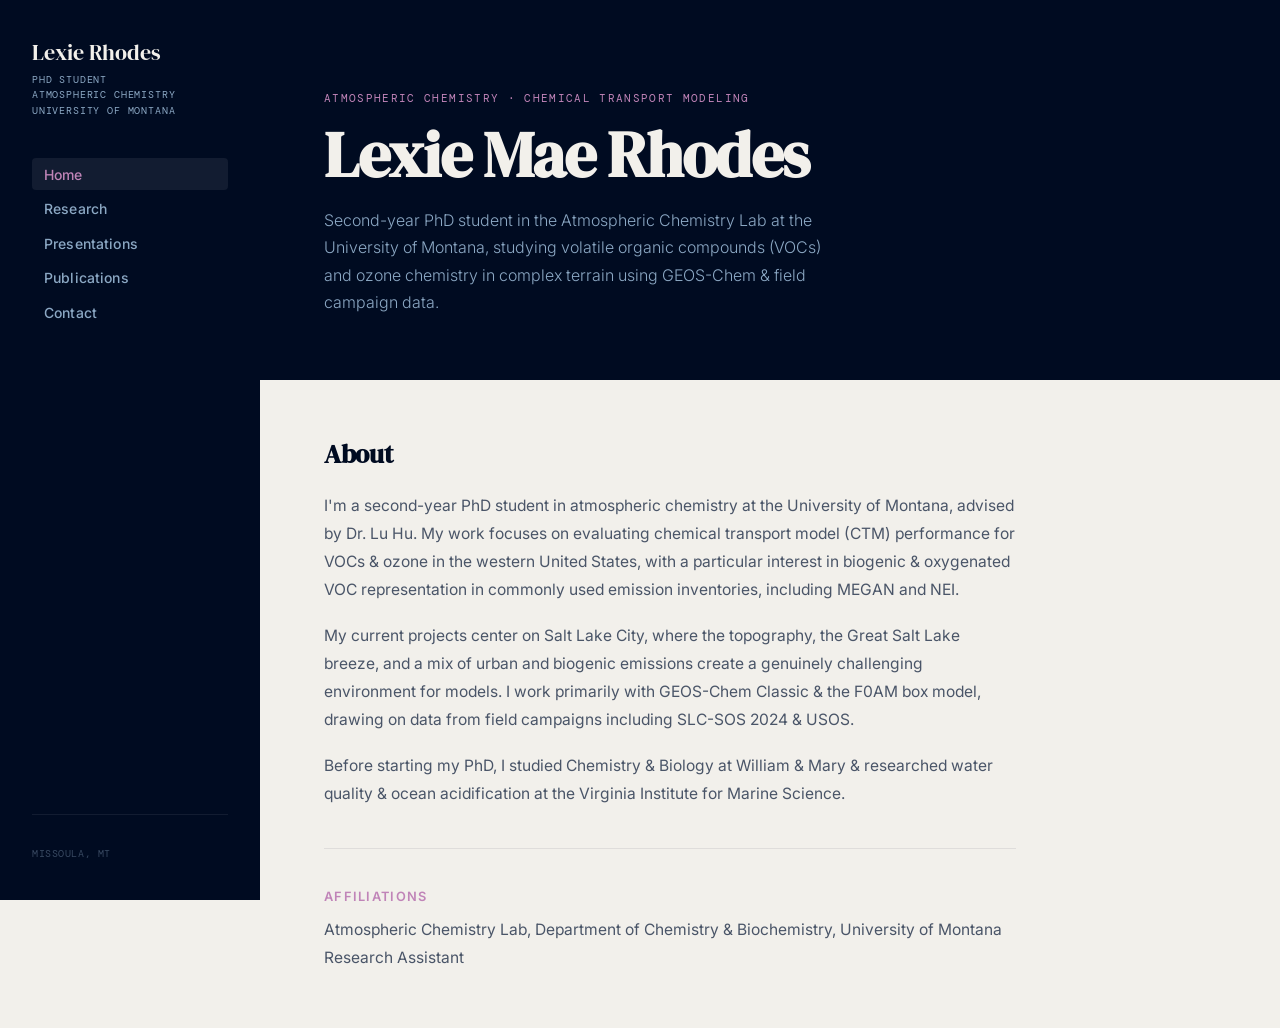
<file: index.html>
<!DOCTYPE html>
<html lang="en">
<head>
  <meta charset="UTF-8" />
  <meta name="viewport" content="width=device-width, initial-scale=1.0" />
  <title>Lexie Rhodes Homepage</title>
  <meta name="description" content="PhD student in atmospheric chemistry at the University of Montana, working on VOC and ozone chemistry using GEOS-Chem." />

  <style>
    @import url('https://fonts.googleapis.com/css2?family=DM+Serif+Display:ital@0;1&family=Inter:wght@300;400;500;600&family=DM+Mono:wght@400;500&display=swap');

    /* ── tokens ── */
    :root {
      --navy:    #000B21;
      --bg:      #F2F0EB;
      --orchid:  #C084B8;
      --slate:   #8BA8C4;
      --mid:     #4A5568;
      --sidebar-w: 260px;
      --transition: 200ms ease;
    }

    *, *::before, *::after { box-sizing: border-box; margin: 0; padding: 0; }

    html { font-size: 16px; scroll-behavior: smooth; }

    body {
      font-family: 'Inter', sans-serif;
      background: var(--bg);
      color: var(--navy);
      min-height: 100vh;
      display: flex;
    }

    /* ── sidebar ── */
    .sidebar {
      position: fixed;
      top: 0; left: 0;
      width: var(--sidebar-w);
      height: 100vh;
      background: var(--navy);
      display: flex;
      flex-direction: column;
      padding: 2.5rem 2rem;
      z-index: 100;
      overflow-y: auto;
    }

    .sidebar-name {
      font-family: 'DM Serif Display', serif;
      font-size: 1.35rem;
      color: var(--bg);
      line-height: 1.2;
      margin-bottom: 0.35rem;
      letter-spacing: -0.01em;
    }

    .sidebar-title {
      font-family: 'DM Mono', monospace;
      font-size: 0.65rem;
      color: var(--slate);
      letter-spacing: 0.08em;
      text-transform: uppercase;
      margin-bottom: 2.5rem;
      line-height: 1.5;
    }

    nav { flex: 1; }

    nav ul { list-style: none; }

    nav ul li { margin-bottom: 0.2rem; }

    nav ul li a {
      font-family: 'Inter', sans-serif;
      font-size: 0.875rem;
      font-weight: 500;
      color: var(--slate);
      text-decoration: none;
      display: block;
      padding: 0.45rem 0.75rem;
      border-radius: 4px;
      transition: color var(--transition), background var(--transition);
      letter-spacing: 0.01em;
    }

    nav ul li a:hover,
    nav ul li a.active {
      color: var(--bg);
      background: rgba(255,255,255,0.07);
    }

    nav ul li a.active {
      color: var(--orchid);
    }

    .sidebar-footer {
      font-family: 'DM Mono', monospace;
      font-size: 0.6rem;
      color: rgba(139,168,196,0.4);
      letter-spacing: 0.06em;
      text-transform: uppercase;
      padding-top: 2rem;
      border-top: 1px solid rgba(255,255,255,0.07);
    }

    /* ── main content ── */
    .main {
      margin-left: var(--sidebar-w);
      flex: 1;
      min-height: 100vh;
    }

    /* ── page sections ── */
    .page {
      display: none;
      min-height: 100vh;
    }
    .page.active { display: block; }

    /* ── hero ── */
    .hero {
      position: relative;
      background: var(--navy);
      padding: 5rem 4rem 4rem;
      overflow: hidden;
      min-height: 380px;
      display: flex;
      flex-direction: column;
      justify-content: flex-end;
    }

    .hero-canvas {
      position: absolute;
      inset: 0;
      opacity: 0.18;
      pointer-events: none;
    }

    .hero-eyebrow {
      font-family: 'DM Mono', monospace;
      font-size: 0.7rem;
      letter-spacing: 0.12em;
      text-transform: uppercase;
      color: var(--orchid);
      margin-bottom: 1rem;
      position: relative;
    }

    .hero-name {
      font-family: 'DM Serif Display', serif;
      font-size: clamp(2.5rem, 5vw, 4rem);
      color: var(--bg);
      line-height: 1.05;
      letter-spacing: -0.02em;
      position: relative;
      margin-bottom: 1.2rem;
    }

    .hero-desc {
      font-size: 1rem;
      color: var(--slate);
      max-width: 520px;
      line-height: 1.7;
      position: relative;
      font-weight: 300;
    }

    /* ── content area ── */
    .content {
      padding: 3.5rem 4rem;
      max-width: 820px;
    }

    .content h2 {
      font-family: 'DM Serif Display', serif;
      font-size: 1.6rem;
      color: var(--navy);
      margin-bottom: 1.25rem;
      letter-spacing: -0.01em;
    }

    .content h3 {
      font-family: 'Inter', sans-serif;
      font-size: 0.8rem;
      font-weight: 600;
      letter-spacing: 0.1em;
      text-transform: uppercase;
      color: var(--orchid);
      margin-bottom: 0.75rem;
      margin-top: 2.5rem;
    }

    .content p {
      font-size: 0.975rem;
      line-height: 1.8;
      color: var(--mid);
      margin-bottom: 1.1rem;
    }

    .content p:last-child { margin-bottom: 0; }

    /* ── research cards ── */
    .research-grid {
      display: grid;
      grid-template-columns: 1fr 1fr;
      gap: 1.25rem;
      margin-top: 1rem;
    }

    .research-card {
      border: 1px solid rgba(0,11,33,0.1);
      border-radius: 6px;
      padding: 1.5rem;
      background: white;
      transition: border-color var(--transition), transform var(--transition);
    }

    .research-card:hover {
      border-color: var(--orchid);
      transform: translateY(-2px);
    }

    .research-card-tag {
      font-family: 'DM Mono', monospace;
      font-size: 0.6rem;
      letter-spacing: 0.1em;
      text-transform: uppercase;
      color: var(--slate);
      margin-bottom: 0.6rem;
    }

    .research-card h4 {
      font-family: 'DM Serif Display', serif;
      font-size: 1.05rem;
      color: var(--navy);
      margin-bottom: 0.6rem;
      line-height: 1.3;
    }

    .research-card p {
      font-size: 0.85rem;
      line-height: 1.65;
      color: var(--mid);
      margin-bottom: 0;
    }

    /* ── presentations ── */
    .pres-item {
      border-left: 2px solid rgba(0,11,33,0.1);
      padding: 1.25rem 0 1.25rem 1.75rem;
      margin-bottom: 0.25rem;
      transition: border-color var(--transition);
    }

    .pres-item:hover { border-left-color: var(--orchid); }

    .pres-item-meta {
      font-family: 'DM Mono', monospace;
      font-size: 0.65rem;
      letter-spacing: 0.08em;
      text-transform: uppercase;
      color: var(--slate);
      margin-bottom: 0.4rem;
    }

    .pres-item h4 {
      font-family: 'DM Serif Display', serif;
      font-size: 1.05rem;
      color: var(--navy);
      margin-bottom: 0.4rem;
      line-height: 1.3;
    }

    .pres-item p {
      font-size: 0.875rem;
      color: var(--mid);
      margin-bottom: 0.75rem;
    }

    .pres-poster-embed {
      margin-top: 2rem;
      border: 1px solid rgba(0,11,33,0.1);
      border-radius: 6px;
      overflow: hidden;
      background: white;
    }

    .pres-poster-header {
      padding: 1rem 1.5rem;
      background: var(--navy);
      display: flex;
      align-items: center;
      justify-content: space-between;
    }

    .pres-poster-header span {
      font-family: 'DM Mono', monospace;
      font-size: 0.65rem;
      letter-spacing: 0.1em;
      text-transform: uppercase;
      color: var(--slate);
    }

    .pres-poster-header a {
      font-family: 'DM Mono', monospace;
      font-size: 0.65rem;
      letter-spacing: 0.08em;
      text-transform: uppercase;
      color: var(--orchid);
      text-decoration: none;
      transition: opacity var(--transition);
    }

    .pres-poster-header a:hover { opacity: 0.7; }

    .pres-poster-embed iframe {
      width: 100%;
      height: 600px;
      border: none;
      display: block;
    }

    /* ── publications ── */
    .pubs-empty {
      border: 1px dashed rgba(0,11,33,0.15);
      border-radius: 6px;
      padding: 3rem 2rem;
      text-align: center;
      color: var(--mid);
    }

    .pubs-empty .label {
      font-family: 'DM Mono', monospace;
      font-size: 0.65rem;
      letter-spacing: 0.1em;
      text-transform: uppercase;
      color: var(--slate);
      margin-bottom: 0.75rem;
    }

    /* ── contact ── */
    .contact-grid {
      display: grid;
      grid-template-columns: 1fr 1fr;
      gap: 1rem;
      margin-top: 0.5rem;
    }

    .contact-item {
      border: 1px solid rgba(0,11,33,0.1);
      border-radius: 6px;
      padding: 1.25rem 1.5rem;
      background: white;
      text-decoration: none;
      display: block;
      transition: border-color var(--transition), transform var(--transition);
    }

    .contact-item:hover {
      border-color: var(--orchid);
      transform: translateY(-2px);
    }

    .contact-item-label {
      font-family: 'DM Mono', monospace;
      font-size: 0.6rem;
      letter-spacing: 0.1em;
      text-transform: uppercase;
      color: var(--slate);
      margin-bottom: 0.4rem;
    }

    .contact-item-value {
      font-size: 0.9rem;
      color: var(--navy);
      font-weight: 500;
    }

    /* ── divider ── */
    .divider {
      border: none;
      border-top: 1px solid rgba(0,11,33,0.08);
      margin: 2.5rem 0;
    }

    /* ── mobile hamburger ── */
    .hamburger {
      display: none;
      position: fixed;
      top: 1.2rem;
      left: 1.2rem;
      z-index: 200;
      background: var(--navy);
      border: none;
      border-radius: 4px;
      padding: 0.5rem 0.6rem;
      cursor: pointer;
      flex-direction: column;
      gap: 4px;
    }

    .hamburger span {
      display: block;
      width: 20px;
      height: 2px;
      background: var(--bg);
      transition: var(--transition);
    }

    .overlay {
      display: none;
      position: fixed;
      inset: 0;
      background: rgba(0,11,33,0.5);
      z-index: 90;
    }

    /* ── responsive ── */
    @media (max-width: 768px) {
      .sidebar {
        transform: translateX(-100%);
        transition: transform 250ms ease;
      }

      .sidebar.open { transform: translateX(0); }

      .main { margin-left: 0; }

      .hamburger { display: flex; }

      .overlay.show { display: block; }

      .hero { padding: 4rem 1.75rem 2.5rem; min-height: 280px; }

      .content { padding: 2.5rem 1.75rem; }

      .research-grid { grid-template-columns: 1fr; }

      .contact-grid { grid-template-columns: 1fr; }
    }

    @media (prefers-reduced-motion: reduce) {
      * { transition: none !important; animation: none !important; }
    }
  </style>
</head>
<body>

  <!-- hamburger (mobile only) -->
  <button class="hamburger" aria-label="Open menu">
    <span></span><span></span><span></span>
  </button>
  <div class="overlay"></div>

  <!-- ── sidebar ── -->
  <aside class="sidebar">
    <div class="sidebar-name">Lexie Rhodes</div>
    <div class="sidebar-title">PhD Student<br>Atmospheric Chemistry<br>University of Montana</div>

    <nav>
      <ul>
        <li><a href="#home"          data-page="home">Home</a></li>
        <li><a href="#research"      data-page="research">Research</a></li>
        <li><a href="#presentations" data-page="presentations">Presentations</a></li>
        <li><a href="#publications"  data-page="publications">Publications</a></li>
        <li><a href="#contact"       data-page="contact">Contact</a></li>
      </ul>
    </nav>

    <div class="sidebar-footer">Missoula, MT</div>
  </aside>

  <!-- ── main ── -->
  <main class="main">

    <!-- ══════════════ HOME ══════════════ -->
    <section id="home" class="page">
      <div class="hero">
        <canvas id="hero-canvas" class="hero-canvas"></canvas>
        <div class="hero-eyebrow">Atmospheric Chemistry · Chemical Transport Modeling</div>
        <h1 class="hero-name">Lexie Mae Rhodes</h1>
        <p class="hero-desc">
          Second-year PhD student in the Atmospheric Chemistry Lab at the University of Montana,
          studying volatile organic compounds (VOCs) and ozone chemistry in complex terrain
          using GEOS-Chem &amp; field campaign data.
        </p>
      </div>

      <div class="content">
        <h2>About</h2>
        <p>
          I'm a second-year PhD student in atmospheric chemistry at the University of Montana,
          advised by Dr. Lu Hu. My work focuses on evaluating chemical transport model (CTM) performance
          for VOCs &amp; ozone in the western United States, with a particular interest in biogenic &amp;
          oxygenated VOC representation in commonly used emission inventories, including MEGAN and NEI.
        </p>
        <p>
          My current projects center on Salt Lake City, where the topography, the Great Salt Lake
          breeze, and a mix of urban and biogenic emissions create a genuinely challenging environment
          for models. I work primarily with GEOS-Chem Classic &amp; the F0AM box model, drawing on
          data from field campaigns including SLC-SOS 2024 &amp; USOS.
        </p>
        <p>
          Before starting my PhD, I studied Chemistry &amp; Biology at William &amp; Mary &amp; researched water quality &amp; ocean acidification at the Virginia Institute for Marine Science.
        </p>

        <hr class="divider" />

        <h3>Affiliations</h3>
        <p>
          Atmospheric Chemistry Lab, Department of Chemistry &amp; Biochemistry, University of Montana<br>
          Research Assistant
        </p>
      </div>
    </section>

    <!-- ══════════════ RESEARCH ══════════════ -->
    <section id="research" class="page">
      <div class="hero">
        <canvas id="hero-canvas-r" class="hero-canvas"></canvas>
        <div class="hero-eyebrow">Projects &amp; Methods</div>
        <h1 class="hero-name">Research</h1>
        <p class="hero-desc">
          Chemical transport modeling, box modeling, and field campaign analysis
          focused on western US VOCs and ozone chemistry.
        </p>
      </div>

      <div class="content">
        <h3>Active Projects</h3>
        <div class="research-grid">
          <div class="research-card">
            <div class="research-card-tag">SLC-SOS 2024 · Primary</div>
            <h4>GEOS-Chem Performance for VOCs &amp; Ozone in Salt Lake City</h4>
            <p>
              Evaluating GEOS-Chem Classic at 12 km resolution against multi-site
              observations from the Salt Lake City Summer Ozone Study 2024, the US Summer Ozone Study 2024 (NOAA), &amp; UT-DAQ GC-MS measurements. Key themes
              include NEI2016 emission inventory biases, biogenic VOC underestimation,
              &amp; sub-grid heterogeneity across three sites (Red Butte, Hawthorne, UT Tech)
              that fall within a single model grid cell. Recent advances include a customized, sectoral-explicit NEI2022 model configuration in GEOS-Chem 
              Classic version 14.7.0. The model is further evaluated through sensitivity tests increasing biogenic emissions from MEGAN, tripling biomass burning 
              emissions from GFAS following Jin et al., 2023, a combination of the two, and decreasing NO<sub>x</sub> yield per flash following Dang et al., 2026.
              In the future, we plan to conduct a series of NEI sector perturbations to construct a Jacobian matrix for inverse analysis.
            </p>
          </div>

          <div class="research-card">
            <div class="research-card-tag">SLC-SOS 2024 · Methods</div>
            <h4>F0AM Box Modeling of Stationary VOC Data</h4>
            <p>
              Applying the Framework for 0-D Atmospheric Modeling (F0AM) to stationary
              measurements at Red Butte, with wind-regime separation to account for
              the Great Salt Lake breeze &amp; downslope mountain topology's twice-daily flow reversals.
            </p>
          </div>
        </div>

        <hr class="divider" />

        <h3>Methods &amp; Tools</h3>
        <p>
          <strong>GEOS-Chem Classic</strong> — nested high-resolution simulations (12 km North America)
          on the Hellgate HPC cluster; HEMCO emissions configuration; GEOS-FP meteorology.
        </p>
        <p>
          <strong>F0AM</strong> — box modeling with MCM chemistry; multi-day continuous runs;
          VOC/NOx isopleth sensitivity analysis; OH reactivity extraction.
        </p>
        <p>
          <strong>Coding proficiencies</strong> — Python, R, Javascript, MATLAB
        </p>
      </div>
    </section>

    <!-- ══════════════ PRESENTATIONS ══════════════ -->
    <section id="presentations" class="page">
      <div class="hero">
        <canvas id="hero-canvas-p" class="hero-canvas"></canvas>
        <div class="hero-eyebrow">Conferences &amp; Talks</div>
        <h1 class="hero-name">Presentations</h1>
        <p class="hero-desc">
          Conference posters, seminars, and invited talks.
        </p>
      </div>

      <div class="content">
        <h3>2026</h3>

        <div class="pres-item">
          <div class="pres-item-meta">June 2026 · IGC12 · St. Louis, MO · Poster C.9</div>
          <h4>Evaluating GEOS-Chem Classic Performance on Ozone &amp; VOCs in Salt Lake City at 12 km Resolution</h4>
          <p>
            12th International GEOS-Chem Conference. Poster presentation covering anthropogenic
            VOC evaluation (toluene, benzene, propane), biogenic VOC evaluation (isoprene,
            MVK/MACR, monoterpenes), &amp; OVOC analysis (formaldehyde, methanol, ethanol,
            acetone, acetaldehyde) using IDW-composited observations from SLC-SOS 2024.
          </p>

          <div class="pres-poster-embed">
            <div class="pres-poster-header">
              <span>IGC12 Poster · C.9</span>
              <a href="assets/igc12_poster.pdf" download>Download PDF ↓</a>
            </div>
            <!--
              TO ADD YOUR POSTER:
              1. Place your PDF in an assets/ folder next to this index.html (name it igc12_poster.pdf)
              2. Delete this comment and uncomment the iframe below
            -->
            <!--
            <iframe
              src="assets/igc12_poster.pdf"
              title="IGC12 Poster C.9 — Lexie Rhodes">
            </iframe>
            -->
          </div>
        </div>

        <hr class="divider" />
      </div>
    </section>

    <!-- ══════════════ PUBLICATIONS ══════════════ -->
    <section id="publications" class="page">
      <div class="hero">
        <canvas id="hero-canvas-pub" class="hero-canvas"></canvas>
        <div class="hero-eyebrow">Peer-Reviewed Work</div>
        <h1 class="hero-name">Publications</h1>
        <p class="hero-desc">
          Coming soon!
        </p>
      </div>

      <div class="content">
        <h3>2026</h3>
          <div class="pres-item">
          <div class="pres-item-meta">October 2026 · Altitude Profiles</div>
          <h4>SLC-SOS 2026 Altitude Profiles Version 1</h4>
          <p>
            The PDF details altitude profiles for all 41 research flights during SLC-SOS 2026, as well as
            flight patterns, instrument team notes when available, &amp; smoke presence. The accompanying spreadsheet
            details the start &amp; end times of all spirals over the University of Utah and the Bingham Canyon Mine
            and porpoises over the Great Salt Lake during the field campaign. Spirals were identified visually by both sharp
            changes in altitude &amp; through spatial visualization of when the aircraft enters the spiral area itself. For vertical
            profiling, the altitude-based profiles provide the most information, but for characterizing specific sites, the spatial-based
            profiles are more appropriate. Porpoises were identified only by changes in altitude. An estimated uncertainty of ~3 seconds is expected.
          </p>

          <div class="pres-poster-embed">
            <div class="pres-poster-header">
              <span>Altitude Profiles PDF</span>
              <a href="assets/slcsos_altitude_profiles_v1.pdf" download>Download PDF ↓</a>
            </div>
        </div>
           <div class="pres-poster-embed">
            <div class="pres-poster-header">
              <span>Vertical Information Spreadsheet</span>
              <a href="assets/spirals_porpoises_timestamps_v1.xlsx" download>Download Spreadsheet ↓</a>
            </div>
        </div>
      </div>
    </section>

    <!-- ══════════════ CONTACT ══════════════ -->
    <section id="contact" class="page">
      <div class="hero">
        <canvas id="hero-canvas-c" class="hero-canvas"></canvas>
        <div class="hero-eyebrow">Get in Touch</div>
        <h1 class="hero-name">Contact</h1>
        <p class="hero-desc">
          Feel free to reach out about research, collaborations, or questions
          about GEOS-Chem and VOC chemistry in the western US.
        </p>
      </div>

      <div class="content">
        <h3>Contact</h3>

        <div class="contact-grid">
          <a class="contact-item" href="mailto:lexie.rhodes@umontana.edu">
            <div class="contact-item-label">Email</div>
            <div class="contact-item-value">lexie.rhodes@umontana.edu</div>
          </a>

          <a class="contact-item" href="https://www.umt.edu/atmoschem/" target="_blank" rel="noopener">
            <div class="contact-item-label">Lab</div>
            <div class="contact-item-value">Atmospheric Chemistry, University of Montana</div>
          </a>

          <a class="contact-item" href="https://github.com/lexierhodes" target="_blank" rel="noopener">
            <div class="contact-item-label">GitHub</div>
            <div class="contact-item-value">github.com/lexierhodes</div>
          </a>

          <a class="contact-item" href="https://www.linkedin.com/in/lexie-rhodes-51534b394/" target="_blank" rel="noopener">
            <div class="contact-item-label">LinkedIn</div>
            <div class="contact-item-value">lexie-rhodes</div>
          </a>

        <hr class="divider" />

    </section>

  </main>

  <script>
    // ── SPA routing ──
    function navigateTo(pageId) {
      document.querySelectorAll('.page').forEach(p => p.classList.remove('active'));
      document.querySelectorAll('nav a').forEach(a => a.classList.remove('active'));

      const page = document.getElementById(pageId);
      if (page) page.classList.add('active');

      const link = document.querySelector(`nav a[data-page="${pageId}"]`);
      if (link) link.classList.add('active');

      history.replaceState(null, '', '#' + pageId);
      window.scrollTo(0, 0);

      closeSidebar();
    }

    window.addEventListener('DOMContentLoaded', () => {
      const hash = window.location.hash.replace('#', '') || 'home';
      navigateTo(hash);

      document.querySelectorAll('nav a[data-page]').forEach(a => {
        a.addEventListener('click', e => {
          e.preventDefault();
          navigateTo(a.dataset.page);
        });
      });
    });

    // ── hamburger ──
    const ham = document.querySelector('.hamburger');
    const sidebar = document.querySelector('.sidebar');
    const overlay = document.querySelector('.overlay');

    function openSidebar() {
      sidebar.classList.add('open');
      overlay.classList.add('show');
    }

    function closeSidebar() {
      sidebar.classList.remove('open');
      overlay.classList.remove('show');
    }

    ham?.addEventListener('click', openSidebar);
    overlay?.addEventListener('click', closeSidebar);

    // ── animated atmospheric lines (all hero canvases) ──
    function initCanvas(id) {
      const canvas = document.getElementById(id);
      if (!canvas) return;
      const ctx = canvas.getContext('2d');
      let lines = [];

      function resize() {
        canvas.width  = canvas.offsetWidth;
        canvas.height = canvas.offsetHeight;
        const H = canvas.height;
        lines = Array.from({length: 8}, (_, i) => ({
          y:     H * (i + 0.5) / 8,
          phase: Math.random() * Math.PI * 2,
          freq:  0.004 + Math.random() * 0.003,
          amp:   18 + Math.random() * 22,
          speed: 0.004 + Math.random() * 0.003,
          drift: 0,
        }));
      }

      function draw() {
        const W = canvas.width, H = canvas.height;
        ctx.clearRect(0, 0, W, H);
        ctx.strokeStyle = '#8BA4C4';
        ctx.lineWidth = 1;
        lines.forEach(l => {
          l.drift += l.speed;
          ctx.beginPath();
          for (let x = 0; x <= W; x += 4) {
            const y = l.y + Math.sin(x * l.freq + l.phase + l.drift) * l.amp;
            x === 0 ? ctx.moveTo(x, y) : ctx.lineTo(x, y);
          }
          ctx.stroke();
        });
        requestAnimationFrame(draw);
      }

      new ResizeObserver(resize).observe(canvas);
      resize();
      draw();
    }

    document.addEventListener('DOMContentLoaded', () => {
      ['hero-canvas', 'hero-canvas-r', 'hero-canvas-p', 'hero-canvas-pub', 'hero-canvas-c']
        .forEach(initCanvas);
    });
  </script>
</body>
</html>
</file>
